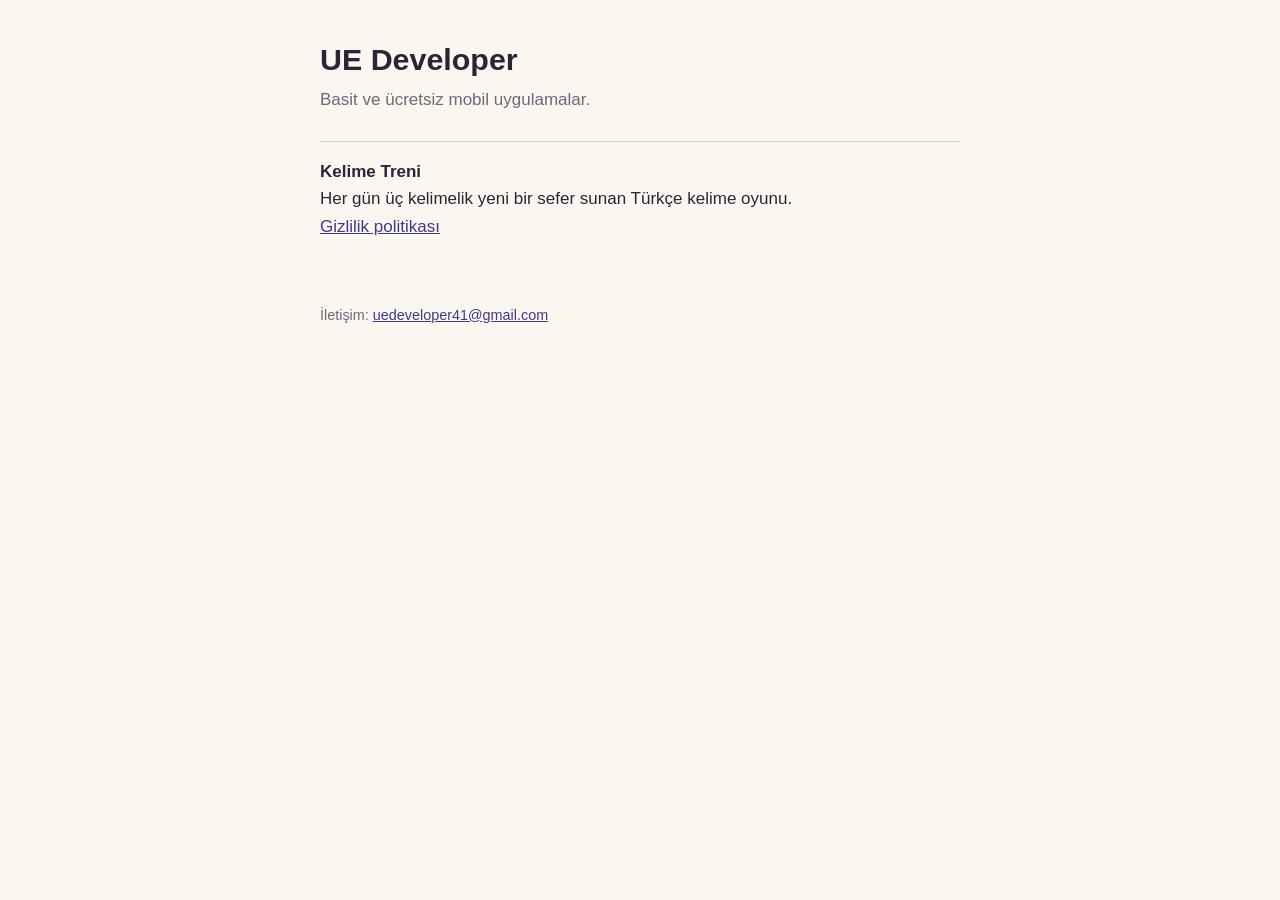
<file: index.html>
<!doctype html>
<html lang="tr">
<head>
  <meta charset="utf-8">
  <meta name="viewport" content="width=device-width, initial-scale=1">
  <title>UE Developer</title>
  <link rel="stylesheet" href="style.css">
</head>
<body>
  <main>
    <h1>UE Developer</h1>
    <p class="meta">Basit ve ücretsiz mobil uygulamalar.</p>

    <ul class="apps">
      <li>
        <strong>Kelime Treni</strong><br>
        Her gün üç kelimelik yeni bir sefer sunan Türkçe kelime oyunu.<br>
        <a href="kelime-treni/gizlilik/">Gizlilik politikası</a>
      </li>
    </ul>

    <footer>İletişim: <a href="mailto:uedeveloper41@gmail.com">uedeveloper41@gmail.com</a></footer>
  </main>
</body>
</html>
</file>
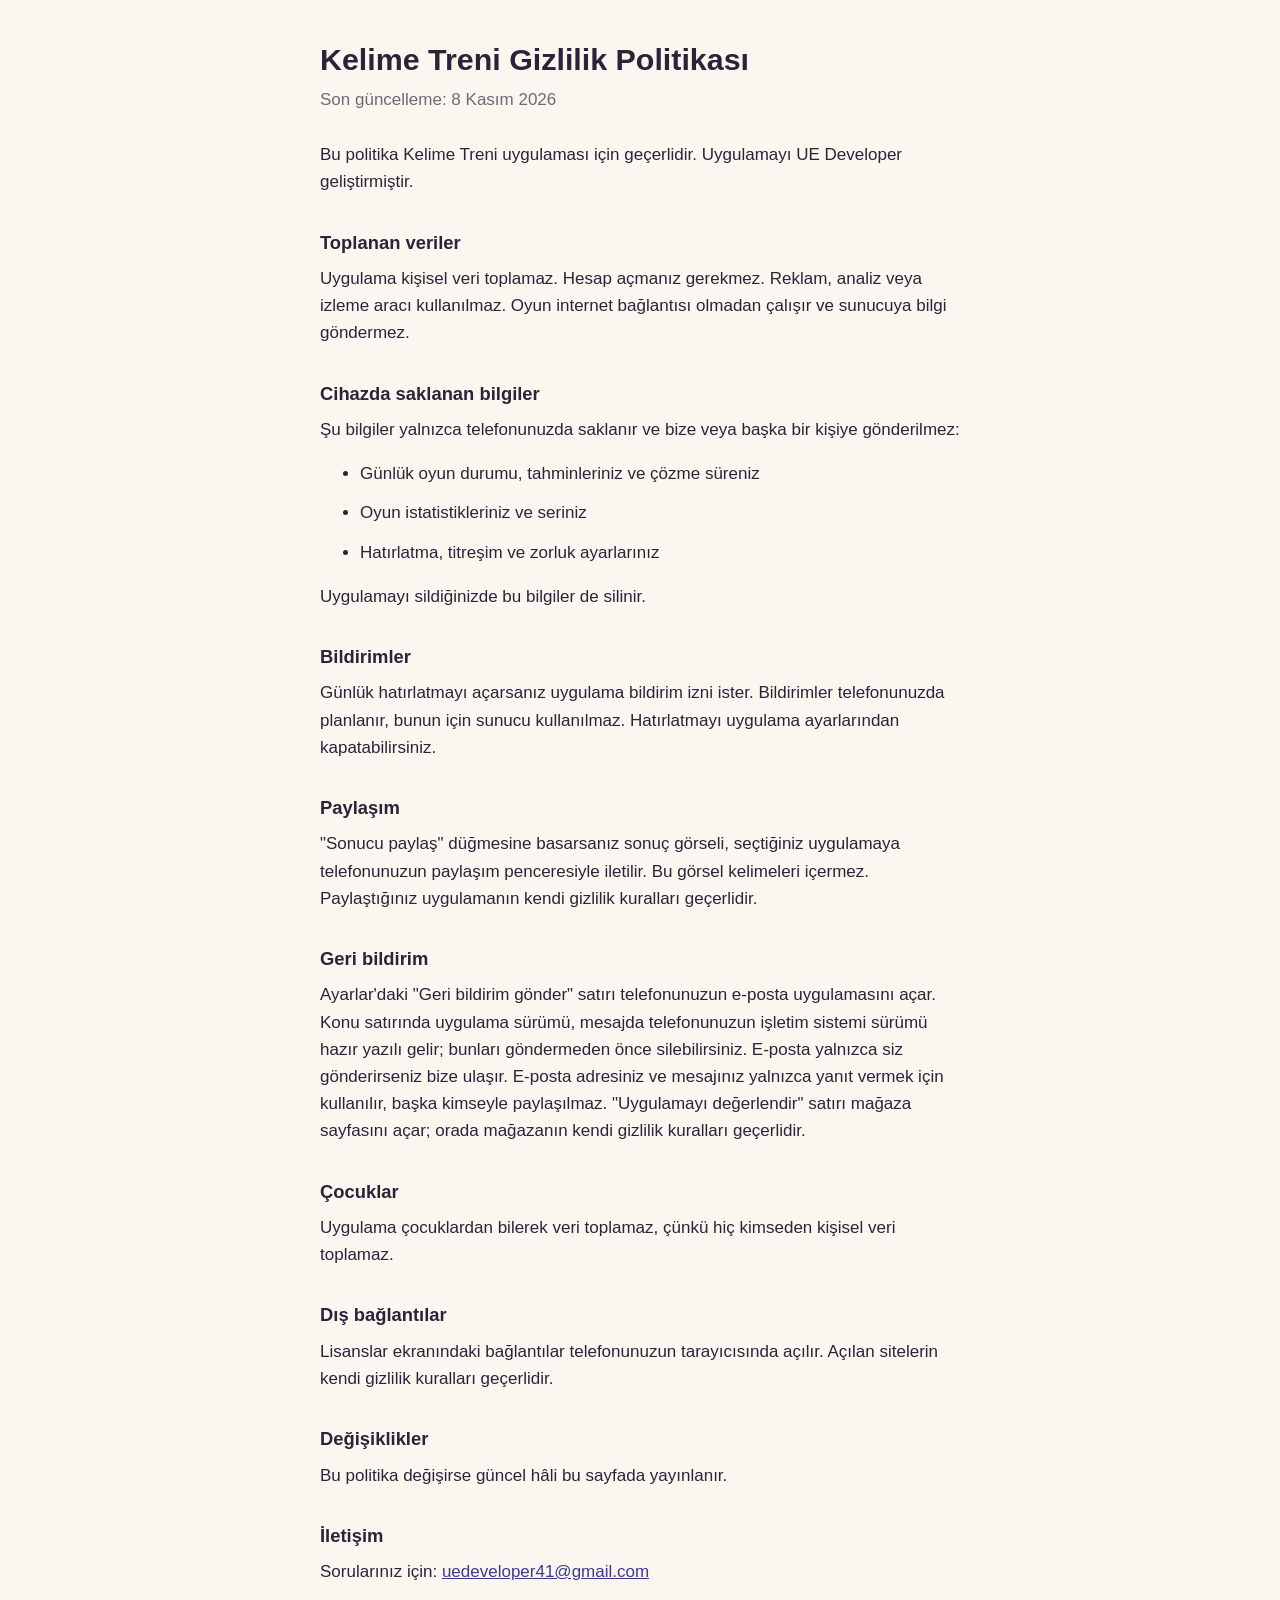
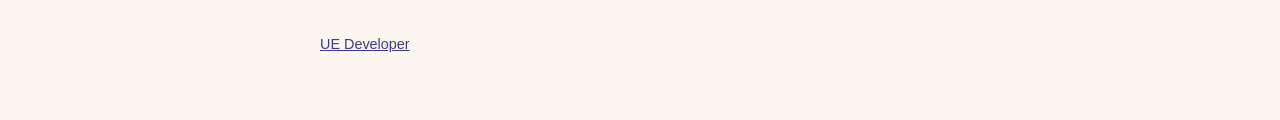
<file: kelime-treni/gizlilik/index.html>
<!doctype html>
<html lang="tr">
<head>
  <meta charset="utf-8">
  <meta name="viewport" content="width=device-width, initial-scale=1">
  <title>Kelime Treni Gizlilik Politikası</title>
  <link rel="stylesheet" href="../../style.css">
</head>
<body>
  <main>
    <h1>Kelime Treni Gizlilik Politikası</h1>
    <p class="meta">Son güncelleme: 8 Kasım 2026</p>

    <p>Bu politika Kelime Treni uygulaması için geçerlidir. Uygulamayı UE Developer geliştirmiştir.</p>

    <h2>Toplanan veriler</h2>
    <p>Uygulama kişisel veri toplamaz. Hesap açmanız gerekmez. Reklam, analiz veya izleme aracı kullanılmaz. Oyun internet bağlantısı olmadan çalışır ve sunucuya bilgi göndermez.</p>

    <h2>Cihazda saklanan bilgiler</h2>
    <p>Şu bilgiler yalnızca telefonunuzda saklanır ve bize veya başka bir kişiye gönderilmez:</p>
    <ul>
      <li>Günlük oyun durumu, tahminleriniz ve çözme süreniz</li>
      <li>Oyun istatistikleriniz ve seriniz</li>
      <li>Hatırlatma, titreşim ve zorluk ayarlarınız</li>
    </ul>
    <p>Uygulamayı sildiğinizde bu bilgiler de silinir.</p>

    <h2>Bildirimler</h2>
    <p>Günlük hatırlatmayı açarsanız uygulama bildirim izni ister. Bildirimler telefonunuzda planlanır, bunun için sunucu kullanılmaz. Hatırlatmayı uygulama ayarlarından kapatabilirsiniz.</p>

    <h2>Paylaşım</h2>
    <p>"Sonucu paylaş" düğmesine basarsanız sonuç görseli, seçtiğiniz uygulamaya telefonunuzun paylaşım penceresiyle iletilir. Bu görsel kelimeleri içermez. Paylaştığınız uygulamanın kendi gizlilik kuralları geçerlidir.</p>

    <h2>Geri bildirim</h2>
    <p>Ayarlar'daki "Geri bildirim gönder" satırı telefonunuzun e-posta uygulamasını açar. Konu satırında uygulama sürümü, mesajda telefonunuzun işletim sistemi sürümü hazır yazılı gelir; bunları göndermeden önce silebilirsiniz. E-posta yalnızca siz gönderirseniz bize ulaşır. E-posta adresiniz ve mesajınız yalnızca yanıt vermek için kullanılır, başka kimseyle paylaşılmaz. "Uygulamayı değerlendir" satırı mağaza sayfasını açar; orada mağazanın kendi gizlilik kuralları geçerlidir.</p>

    <h2>Çocuklar</h2>
    <p>Uygulama çocuklardan bilerek veri toplamaz, çünkü hiç kimseden kişisel veri toplamaz.</p>

    <h2>Dış bağlantılar</h2>
    <p>Lisanslar ekranındaki bağlantılar telefonunuzun tarayıcısında açılır. Açılan sitelerin kendi gizlilik kuralları geçerlidir.</p>

    <h2>Değişiklikler</h2>
    <p>Bu politika değişirse güncel hâli bu sayfada yayınlanır.</p>

    <h2>İletişim</h2>
    <p>Sorularınız için: <a href="mailto:uedeveloper41@gmail.com">uedeveloper41@gmail.com</a></p>

    <footer><a href="../../">UE Developer</a></footer>
  </main>
</body>
</html>
</file>
<file: style.css>
:root { --bg: #FBF7F0; --text: #2A2438; --muted: #6E6878; --accent: #3D3A8C; --line: #D8D0C3; }
@media (prefers-color-scheme: dark) {
  :root { --bg: #17151F; --text: #F4F0E8; --muted: #A9A3B3; --accent: #8E8AE6; --line: #3B3746; }
}
* { box-sizing: border-box; }
body { margin: 0; background: var(--bg); color: var(--text); font: 17px/1.6 -apple-system, BlinkMacSystemFont, "Segoe UI", Roboto, sans-serif; }
main { max-width: 680px; margin: 0 auto; padding: 40px 20px 64px; }
h1 { font-size: 1.9rem; line-height: 1.25; margin: 0 0 8px; }
h2 { font-size: 1.15rem; margin: 32px 0 8px; }
p, li { margin: 0 0 12px; }
.meta { color: var(--muted); margin-bottom: 28px; }
a { color: var(--accent); }
ul.apps { list-style: none; padding: 0; }
ul.apps li { border-top: 1px solid var(--line); padding: 16px 0; }
footer { margin-top: 48px; color: var(--muted); font-size: 0.9rem; }
</file>
